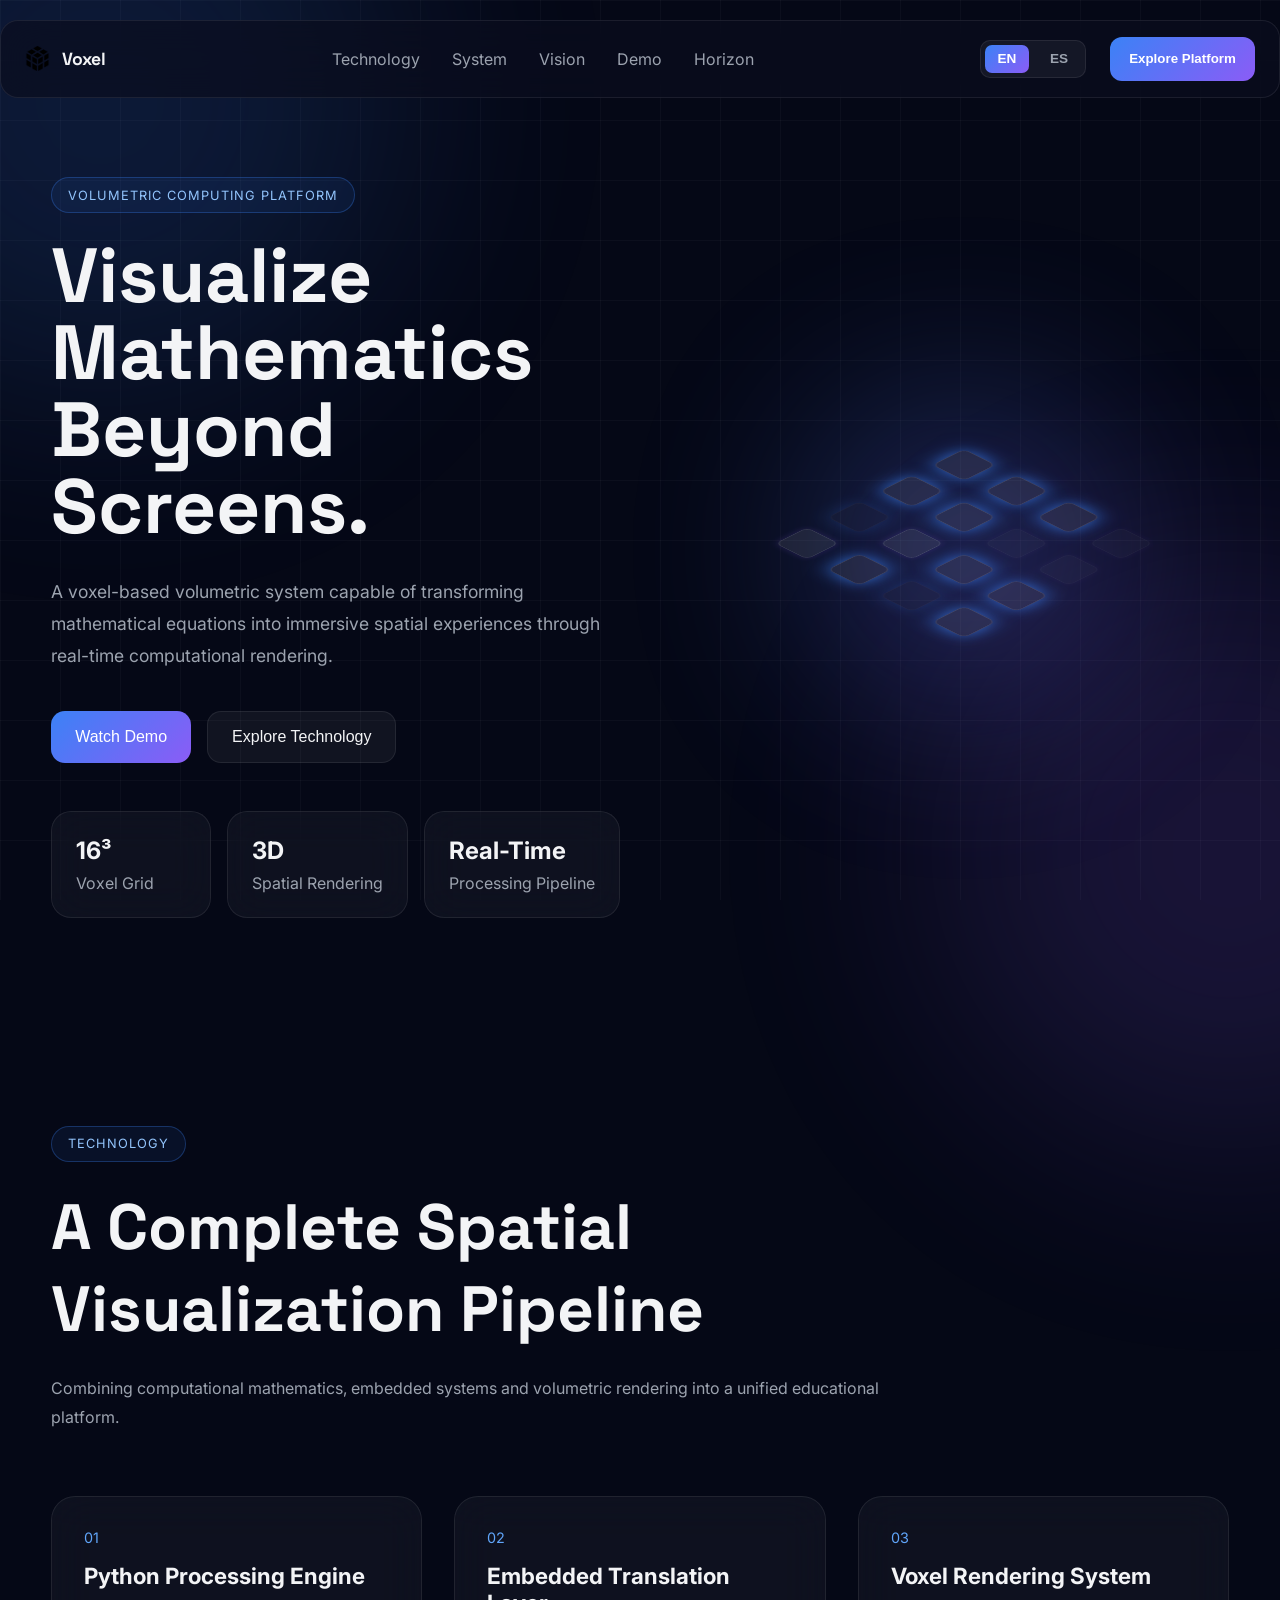
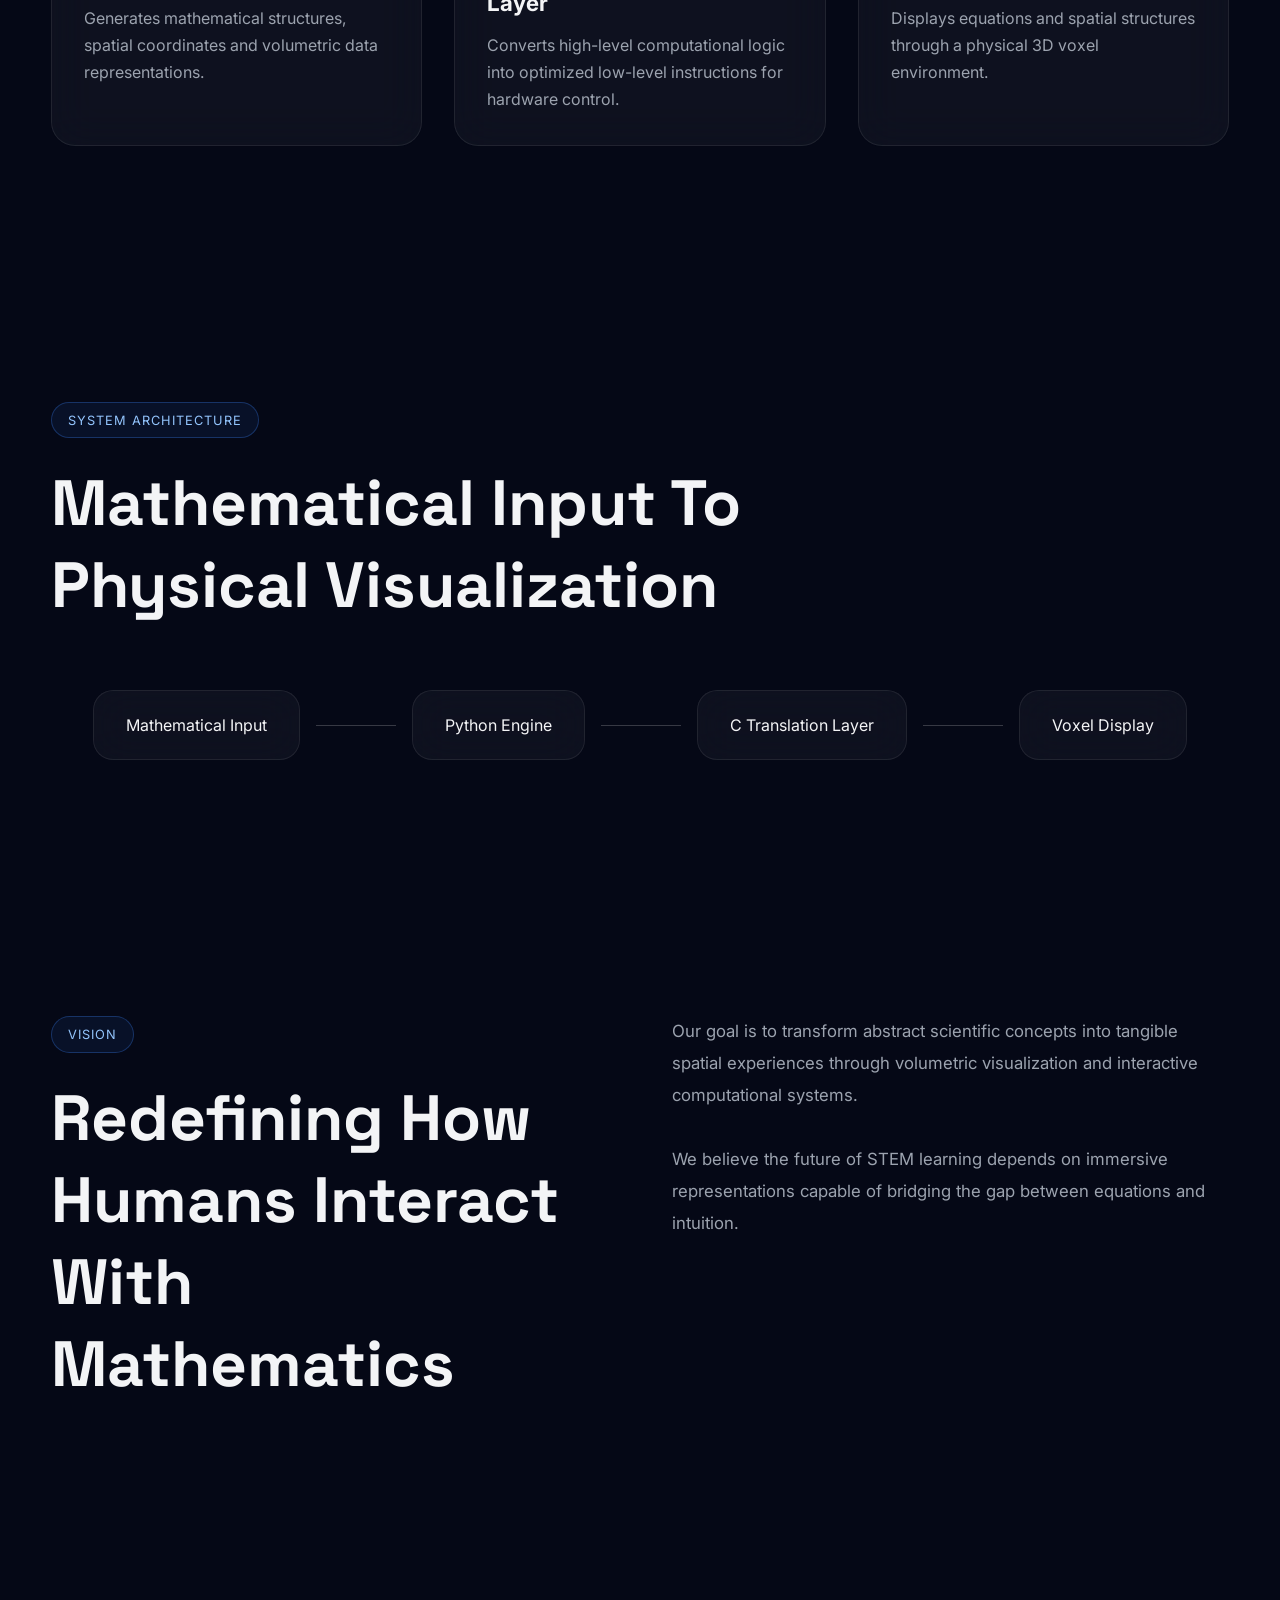
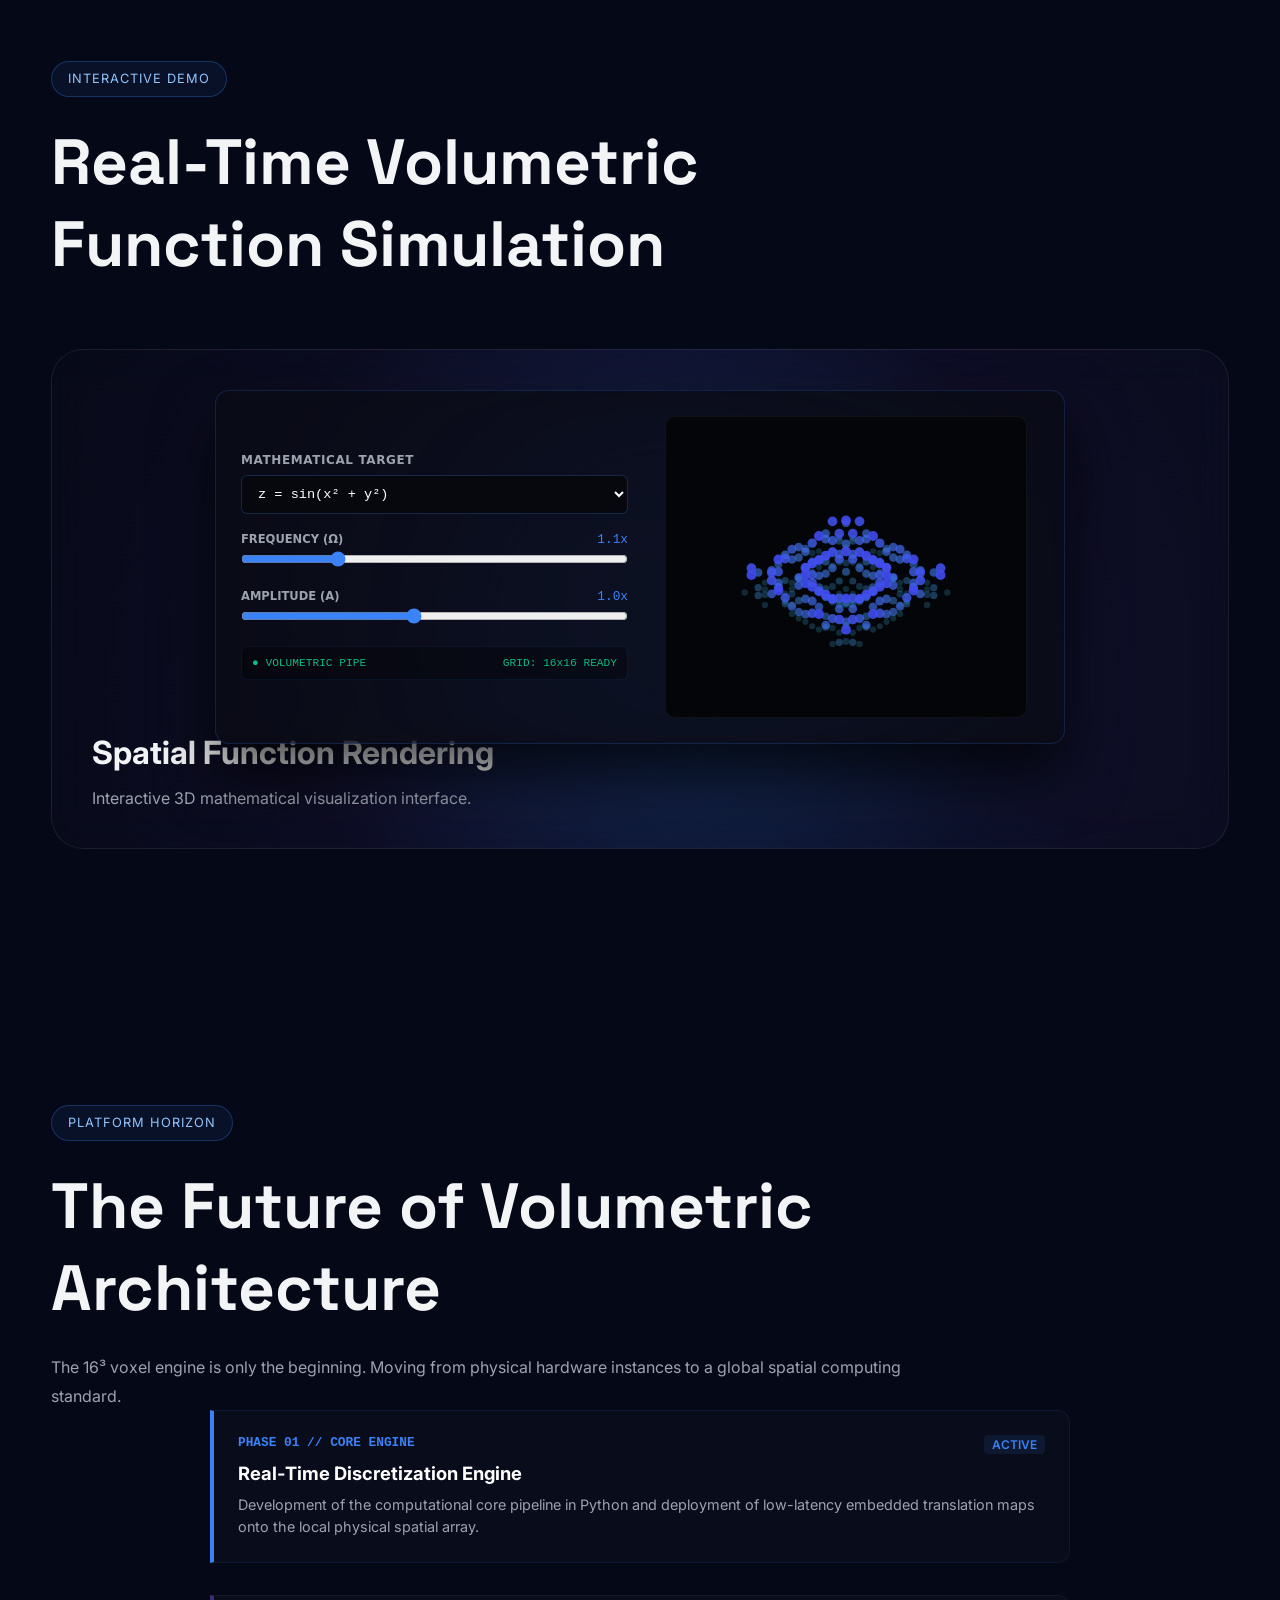
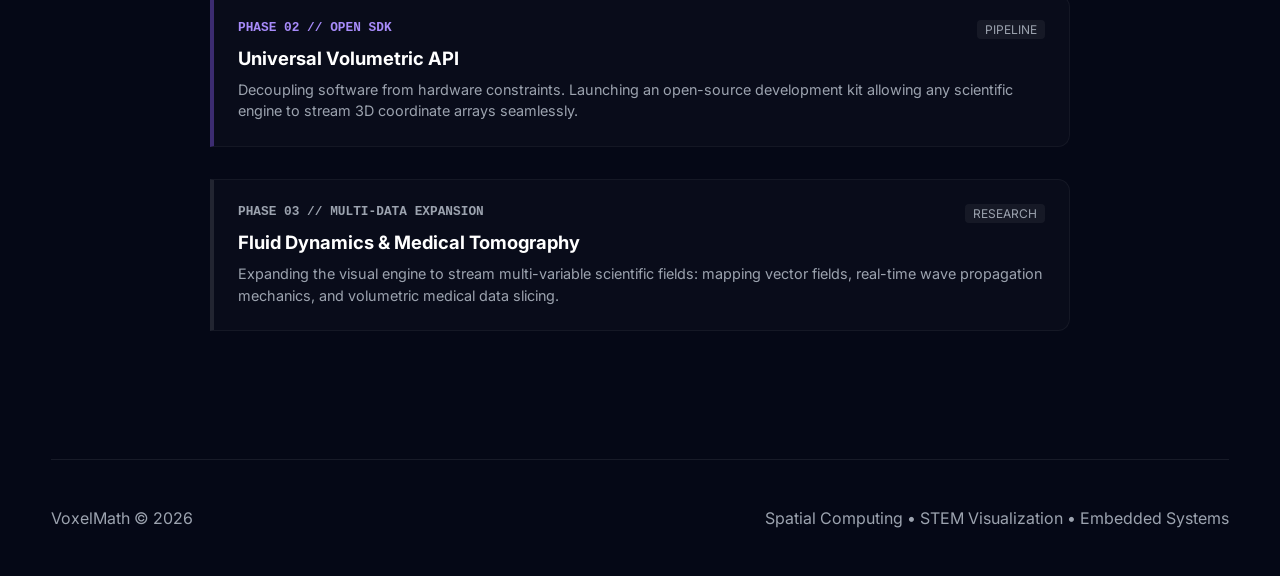
<file: index.html>
<!DOCTYPE html>
<html lang="en">
<head>
    <meta charset="UTF-8" />
    <meta name="viewport" content="width=device-width, initial-scale=1.0" />

    <title>Voxel | Lc</title>

    <meta
        name="description"
        content="Voxel-based volumetric visualization platform for immersive STEM learning and real-time mathematical rendering."
    />

    <link rel="preconnect" href="https://fonts.googleapis.com">
    <link rel="preconnect" href="https://fonts.gstatic.com" crossorigin>

    <link
        href="https://fonts.googleapis.com/css2?family=Inter:wght@300;400;500;600;700;800&family=Space+Grotesk:wght@400;500;700&display=swap"
        rel="stylesheet"
    >
    <link rel="icon" type="image/x-icon" href="assets/icons/rubik.ico">
    <link rel="stylesheet" href="style.css" />
</head>
<body>

    <div class="background-grid"></div>
    <div class="background-glow glow-1"></div>
    <div class="background-glow glow-2"></div>


    <header class="navbar">
        <div class="logo">
            <img src="assets/icons/rubik.ico" alt="Voxel Logo" class="logo-icon" width="25px" height="25px">
            Voxel
        </div>

        <nav>
            <a href="#technology" data-translate="nav-tech">Technology</a>
            <a href="#system" data-translate="nav-system">System</a>
            <a href="#vision" data-translate="nav-vision">Vision</a>
            <a href="#demo" data-translate="nav-demo">Demo</a>
            <a href="#horizon" data-translate="nav-horizon">Horizon</a>
        </nav>

        <div style="display: flex; align-items: center; gap: 1.5rem;">
            <div class="lang-selector">
                <button id="btn-en" class="lang-btn active">EN</button>
                <button id="btn-es" class="lang-btn">ES</button>
            </div>
            
            <button class="nav-button" data-translate="nav-btn">
                Explore Platform
            </button>
        </div>
    </header>


    <main>

        <section class="hero">

            <div class="hero-left">

                <div class="tag" data-translate="hero-tag">
                    VOLUMETRIC COMPUTING PLATFORM
                </div>

                <h1 data-translate="hero-title">
                    Visualize Mathematics Beyond Screens.
                </h1>

                <p data-translate="hero-desc">
                    A voxel-based volumetric system capable of transforming
                    mathemataking equations into immersive spatial experiences
                    through real-time computational rendering.
                </p>

                <div class="hero-buttons">
                    <button class="primary-button" data-translate="btn-watch">
                        Watch Demo
                    </button>

                    <button class="secondary-button" data-translate="btn-explore">
                        Explore Technology
                    </button>
                </div>

                <div class="stats">

                    <div class="stat-card">
                        <h3>16³</h3>
                        <span data-translate="stat-grid">Voxel Grid</span>
                    </div>

                    <div class="stat-card">
                        <h3>3D</h3>
                        <span data-translate="stat-spatial">Spatial Rendering</span>
                    </div>

                    <div class="stat-card">
                        <h3>Real-Time</h3>
                        <span data-translate="stat-pipeline">Processing Pipeline</span>
                    </div>

                </div>

            </div>


            <div class="hero-right">

                <div class="hero-cube">

                    <div class="cube-glow"></div>

                    <div class="cube-grid">

                        <span></span>
                        <span></span>
                        <span></span>
                        <span></span>
                        <span></span>
                        <span></span>
                        <span></span>
                        <span></span>
                        <span></span>
                        <span></span>
                        <span></span>
                        <span></span>
                        <span></span>
                        <span></span>
                        <span></span>
                        <span></span>

                    </div>

                </div>

            </div>

        </section>


        <section class="technology section-spacing" id="technology">

            <div class="section-header">
                <span class="section-label" data-translate="tech-label">TECHNOLOGY</span>
                <h2 data-translate="tech-title">
                    A Complete Spatial Visualization Pipeline
                </h2>
                <p data-translate="tech-desc">
                    Combining computational mathematics, embedded systems and
                    volumetric rendering into a unified educational platform.
                </p>
            </div>

            <div class="tech-grid">

                <article class="tech-card">
                    <div class="card-number">01</div>
                    <h3 data-translate="card1-title">Python Processing Engine</h3>
                    <p data-translate="card1-desc">
                        Generates mathematical structures, spatial coordinates
                        and volumetric data representations.
                    </p>
                </article>

                <article class="tech-card">
                    <div class="card-number">02</div>
                    <h3 data-translate="card2-title">Embedded Translation Layer</h3>
                    <p data-translate="card2-desc">
                        Converts high-level computational logic into optimized
                        low-level instructions for hardware control.
                    </p>
                </article>

                <article class="tech-card">
                    <div class="card-number">03</div>
                    <h3 data-translate="card3-title">Voxel Rendering System</h3>
                    <p data-translate="card3-desc">
                        Displays equations and spatial structures through a
                        physical 3D voxel environment.
                    </p>
                </article>

            </div>

        </section>


        <section class="system section-spacing" id="system">

            <div class="section-header">
                <span class="section-label" data-translate="sys-label">SYSTEM ARCHITECTURE</span>
                <h2 data-translate="sys-title">
                    Mathematical Input To Physical Visualization
                </h2>
            </div>

            <div class="pipeline">

                <div class="pipeline-item">
                    <span data-translate="pipe-input">Mathematical Input</span>
                </div>

                <div class="pipeline-line"></div>

                <div class="pipeline-item">
                    <span data-translate="pipe-engine">Python Engine</span>
                </div>

                <div class="pipeline-line"></div>

                <div class="pipeline-item">
                    <span data-translate="pipe-layer">C Translation Layer</span>
                </div>

                <div class="pipeline-line"></div>

                <div class="pipeline-item">
                    <span data-translate="pipe-display">Voxel Display</span>
                </div>

            </div>

        </section>


        <section class="vision section-spacing" id="vision">

            <div class="vision-container">

                <div class="vision-left">
                    <span class="section-label" data-translate="vision-label">VISION</span>

                    <h2 data-translate="vision-title">
                        Redefining How Humans Interact With Mathematics
                    </h2>
                </div>

                <div class="vision-right">
                    <p data-translate="vision-p1">
                        Our goal is to transform abstract scientific concepts
                        into tangible spatial experiences through volumetric
                        visualization and interactive computational systems.
                    </p>

                    <p data-translate="vision-p2">
                        We believe the future of STEM learning depends on
                        immersive representations capable of bridging the gap
                        between equations and intuition.
                    </p>
                </div>

            </div>

        </section>


        <section class="demo section-spacing" id="demo">

            <div class="section-header">
                <span class="section-label" data-translate="demo-label">INTERACTIVE DEMO</span>
                <h2 data-translate="demo-title">
                    Real-Time Volumetric Function Simulation
                </h2>
            </div>

            <div class="demo-box">

                <div class="demo-overlay"></div>

                <div class="demo-content">
                    <h3 data-translate="demo-box-h3">Spatial Function Rendering</h3>
                    <p data-translate="demo-box-p">
                        Interactive 3D mathematical visualization interface.
                    </p>
                </div>

            </div>

        </section>


        <section class="horizon section-spacing" id="horizon">

            <div class="section-header">
                <span class="section-label" data-translate="horizon-label">PLATFORM HORIZON</span>
                <h2 data-translate="horizon-title">
                    The Future of Volumetric Architecture
                </h2>
                <p data-translate="horizon-desc">
                    The 16³ voxel engine is only the beginning. Moving from physical hardware instances to a global spatial computing standard.
                </p>
            </div>

            <div class="roadmap-container" style="display: flex; flex-direction: column; gap: 2rem; max-width: 900px; margin: 0 auto; padding: 0 20px;">
                
                <div class="roadmap-phase" style="background: rgba(255,255,255,0.02); border: 1px solid rgba(59,130,246,0.1); border-left: 4px solid #3b82f6; padding: 24px; border-radius: 0 12px 12px 0;">
                    <div style="display: flex; justify-content: space-between; margin-bottom: 8px;">
                        <span style="font-family: monospace; font-size: 0.8rem; color: #3b82f6; font-weight: bold;">PHASE 01 // CORE ENGINE</span>
                        <span style="font-size: 0.75rem; background: rgba(59,130,246,0.1); color: #3b82f6; padding: 2px 8px; border-radius: 4px; font-weight: 600;">ACTIVE</span>
                    </div>
                    <h3 style="margin: 0 0 10px 0; font-size: 1.15rem; color: #fff;" data-translate="phase1-title">Real-Time Discretization Engine</h3>
                    <p style="margin: 0; font-size: 0.9rem; color: #9ca3af; line-height: 1.5;" data-translate="phase1-desc">
                        Development of the computational core pipeline in Python and deployment of low-latency embedded translation maps onto the local physical spatial array.
                    </p>
                </div>

                <div class="roadmap-phase" style="background: rgba(255,255,255,0.02); border: 1px solid rgba(255,255,255,0.05); border-left: 4px solid rgba(139,92,246,0.4); padding: 24px; border-radius: 0 12px 12px 0;">
                    <div style="display: flex; justify-content: space-between; margin-bottom: 8px;">
                        <span style="font-family: monospace; font-size: 0.8rem; color: #a78bfa; font-weight: bold;">PHASE 02 // OPEN SDK</span>
                        <span style="font-size: 0.75rem; background: rgba(255,255,255,0.05); color: #9ca3af; padding: 2px 8px; border-radius: 4px;">PIPELINE</span>
                    </div>
                    <h3 style="margin: 0 0 10px 0; font-size: 1.15rem; color: #fff;" data-translate="phase2-title">Universal Volumetric API</h3>
                    <p style="margin: 0; font-size: 0.9rem; color: #9ca3af; line-height: 1.5;" data-translate="phase2-desc">
                        Decoupling software from hardware constraints. Launching an open-source development kit allowing any scientific engine to stream 3D coordinate arrays seamlessly.
                    </p>
                </div>

                <div class="roadmap-phase" style="background: rgba(255,255,255,0.02); border: 1px solid rgba(255,255,255,0.05); border-left: 4px solid rgba(255,255,255,0.1); padding: 24px; border-radius: 0 12px 12px 0;">
                    <div style="display: flex; justify-content: space-between; margin-bottom: 8px;">
                        <span style="font-family: monospace; font-size: 0.8rem; color: #9ca3af; font-weight: bold;">PHASE 03 // MULTI-DATA EXPANSION</span>
                        <span style="font-size: 0.75rem; background: rgba(255,255,255,0.05); color: #9ca3af; padding: 2px 8px; border-radius: 4px;">RESEARCH</span>
                    </div>
                    <h3 style="margin: 0 0 10px 0; font-size: 1.15rem; color: #fff;" data-translate="phase3-title">Fluid Dynamics & Medical Tomography</h3>
                    <p style="margin: 0; font-size: 0.9rem; color: #9ca3af; line-height: 1.5;" data-translate="phase3-desc">
                        Expanding the visual engine to stream multi-variable scientific fields: mapping vector fields, real-time wave propagation mechanics, and volumetric medical data slicing.
                    </p>
                </div>

            </div>

        </section>


        <footer>
            <div>
                VoxelMath © 2026
            </div>

            <div data-translate="footer-credits">
                Spatial Computing • STEM Visualization • Embedded Systems
            </div>
        </footer>

    </main>

    <script type="module" src="script.js"></script>
</body>
</html>
</file>
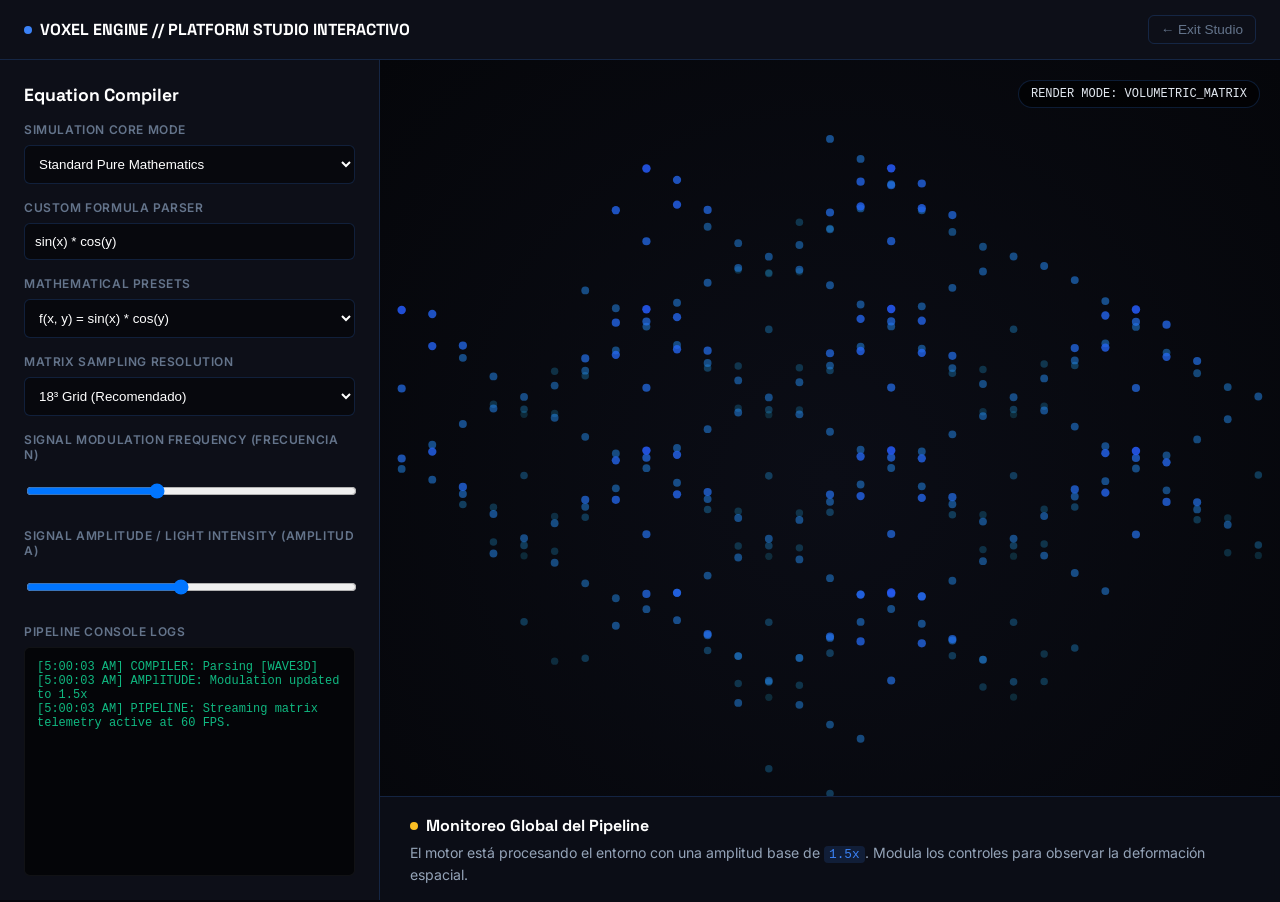
<file: platform.html>
<!DOCTYPE html>
<html lang="es">
<head>
    <meta charset="UTF-8">
    <meta name="viewport" content="width=device-width, initial-scale=1.0">
    <title>Voxel Engine | Compiler Studio Avanzado</title>
    <link href="https://fonts.googleapis.com/css2?family=Inter:wght@400;600&family=Space+Grotesk:wght@500;700&display=swap" rel="stylesheet">
    <link rel="icon" type="image/x-icon" href="assets/icons/rubik.ico">
    <style>
        :root {
            --bg-dark: #06070d;
            --panel-bg: #0d0f18;
            --accent: #3b82f6;
            --accent-glow: rgba(59, 130, 246, 0.3);
            --border: rgba(59, 130, 246, 0.2);
            --text: #e2e8f0;
            --text-muted: #64748b;
            --accent-success: #10b981;
        }

        body {
            margin: 0; padding: 0;
            background-color: var(--bg-dark);
            color: var(--text);
            font-family: 'Inter', sans-serif;
            height: 100vh;
            display: flex; flex-direction: column;
            overflow: hidden;
        }

        .platform-header {
            display: flex; justify-content: space-between; align-items: center;
            padding: 0 24px; height: 60px;
            background: var(--panel-bg); border-bottom: 1px solid var(--border);
        }

        .logo-area {
            font-family: 'Space Grotesk', sans-serif; font-weight: 700; color: #fff;
            display: flex; align-items: center; gap: 8px;
        }

        .back-btn {
            background: transparent; border: 1px solid var(--border); color: var(--text-muted);
            padding: 6px 12px; border-radius: 6px; cursor: pointer; font-size: 0.85rem; transition: all 0.2s;
        }

        .back-btn:hover { color: #fff; border-color: var(--accent); }

        .workspace {
            display: flex; flex: 1; height: calc(100vh - 60px);
        }

        .compiler-panel {
            width: 380px; background: var(--panel-bg); border-right: 1px solid var(--border);
            padding: 24px; display: flex; flex-direction: column; gap: 16px;
            box-sizing: border-box; overflow-y: auto;
        }

        .panel-title { font-family: 'Space Grotesk', sans-serif; font-size: 1.1rem; margin: 0; color: #fff; }
        .form-group { display: flex; flex-direction: column; gap: 8px; }

        label {
            font-size: 0.75rem; font-weight: 600; text-transform: uppercase;
            color: var(--text-muted); letter-spacing: 0.05em;
        }

        select, input[type="range"], input[type="text"] {
            width: 100%; background: #07080d; border: 1px solid var(--border);
            color: #fff; padding: 10px; border-radius: 6px; box-sizing: border-box; outline: none;
        }

        .console-output {
            min-height: 100px; flex: 1; background: #040508;
            border: 1px solid rgba(255, 255, 255, 0.05); border-radius: 6px;
            padding: 12px; font-family: monospace; font-size: 0.75rem; color: #10b981;
            overflow-y: auto; white-space: pre-wrap;
        }

        /* --- VIEWPORT MAXIMIZADO Y LAYOUT COMPACTO --- */
        .viewport-panel {
            flex: 1; display: grid;
            grid-template-rows: 1fr auto; 
            background: radial-gradient(circle at center, #0b0d16 0%, #05060a 100%);
            position: relative;
        }

        .canvas-container {
            flex: 1; display: flex; justify-content: center; align-items: center;
            position: relative; width: 100%; height: 100%;
        }

        canvas {
            width: 100%; height: 100%; display: block; cursor: crosshair;
        }

        /* PANEL INTERACTIVO DE EXPLICACIÓN */
        .interpretation-box {
            background: rgba(13, 15, 24, 0.9);
            border-top: 1px solid var(--border);
            backdrop-filter: blur(10px);
            padding: 18px 30px; box-sizing: border-box;
            position: relative; z-index: 20;
        }

        .interpretation-title {
            font-family: 'Space Grotesk', sans-serif; color: #fff; font-size: 1rem;
            margin: 0 0 6px 0; display: flex; align-items: center; gap: 8px;
        }

        .interpretation-text { font-size: 0.88rem; color: #94a3b8; margin: 0; line-height: 1.5; }
        .variable-badge { background: rgba(59, 130, 246, 0.15); color: var(--accent); padding: 1px 5px; border-radius: 4px; font-family: monospace; font-size: 0.8rem; }
        .badge-success { background: rgba(16, 185, 129, 0.15); color: var(--accent-success); padding: 1px 5px; border-radius: 4px; font-family: monospace; font-size: 0.8rem; }
        .viewport-badge {
            position: absolute; top: 20px; right: 20px; background: rgba(0, 0, 0, 0.6);
            border: 1px solid var(--border); padding: 6px 12px; border-radius: 20px;
            font-size: 0.75rem; font-family: monospace; z-index: 10;
        }
    </style>
</head>
<body>

    <header class="platform-header">
        <div class="logo-area">
            <div style="width: 8px; height: 8px; background: var(--accent); border-radius: 50%;"></div>
            VOXEL ENGINE // PLATFORM STUDIO INTERACTIVO
        </div>
        <button class="back-btn" onclick="window.location.href='index.html'">← Exit Studio</button>
    </header>

    <div class="workspace">
        <aside class="compiler-panel">
            <h2 class="panel-title">Equation Compiler</h2>
            
            <div class="form-group">
                <label>Simulation Core Mode</label>
                <select id="mode-selector">
                    <option value="math">Standard Pure Mathematics</option>
                    <option value="integral">Calculus: Volumetric Riemann Integral</option>
                    <option value="photoelectric">Quantum Physics: Photoelectric Emission</option>
                </select>
            </div>

            <div class="form-group" id="metal-group" style="display: none;">
                <label>Target Metálico de la Placa</label>
                <select id="metal-type">
                    <option value="2.14">Cesio (Cs) — Φ = 2.14 eV</option>
                    <option value="2.30">Potasio (K) — Φ = 2.30 eV</option>
                    <option value="4.70">Plata (Ag) — Φ = 4.70 eV</option>
                </select>
            </div>

            <div class="form-group">
                <label>Custom Formula Parser</label>
                <input type="text" id="formula-input" value="sin(x) * cos(y)">
            </div>

            <div class="form-group">
                <label>Mathematical Presets</label>
                <select id="equation-selector">
                    <option value="wave3d">f(x, y) = sin(x) * cos(y)</option>
                    <option value="cone">f(x, y) = 1 - sqrt(x² + y²)</option>
                    <option value="pulse">f(x, y) = cos(x² - y²)</option>
                    <option value="custom_input">Use Custom Formula Input ↑</option>
                </select>
            </div>

            <div class="form-group">
                <label>Matrix Sampling Resolution</label>
                <select id="resolution-selector">
                    <option value="12">12³ Grid (Draft Rápido)</option>
                    <option value="18" selected>18³ Grid (Recomendado)</option>
                    <option value="24">24³ Grid (Alta Densidad)</option>
                </select>
            </div>

            <div class="form-group">
                <label id="freq-label">Signal Modulation Frequency (Frecuencia ν)</label>
                <input type="range" id="freq-modulation" min="0.4" max="2.5" step="0.1" value="1.2">
            </div>

            <div class="form-group">
                <label id="amplitude-label">Signal Amplitude / Light Intensity (Amplitud A)</label>
                <input type="range" id="amp-modulation" min="0.2" max="3.0" step="0.1" value="1.5">
            </div>

            <div class="form-group" style="flex: 1; display: flex; flex-direction: column;">
                <label>Pipeline Console Logs</label>
                <div class="console-output" id="console-logs">Initializing core pipeline...</div>
            </div>
        </aside>

        <main class="viewport-panel">
            <div class="canvas-container" id="canvas-holder">
                <div class="viewport-badge" id="render-badge">RENDER MODE: VOLUMETRIC_MATRIX</div>
                <canvas id="studio-canvas"></canvas>
            </div>
            
            <section class="interpretation-box">
                <h3 class="interpretation-title" id="interp-title">
                    <span style="width: 8px; height: 8px; background: #fbbf24; border-radius: 50%;"></span>
                    Análisis Espacial Activo
                </h3>
                <p class="interpretation-text" id="interp-desc">
                    Mueve el cursor sobre la malla de puntos para examinar la telemetría, el comportamiento matemático de la fórmula o el desprendimiento de energía cinética en tiempo real.
                </p>
            </section>
        </main>
    </div>

    <script>
        const canvas = document.getElementById('studio-canvas');
        const ctx = canvas.getContext('2d');
        const container = document.getElementById('canvas-holder');
        const eqSelect = document.getElementById('equation-selector');
        const resSelect = document.getElementById('resolution-selector');
        const freqSlider = document.getElementById('freq-modulation');
        const ampSlider = document.getElementById('amp-modulation'); // Captura del nuevo slider
        const consoleLogs = document.getElementById('console-logs');
        const modeSelector = document.getElementById('mode-selector');
        const formulaInput = document.getElementById('formula-input');
        const metalGroup = document.getElementById('metal-group');
        const metalType = document.getElementById('metal-type');
        const renderBadge = document.getElementById('render-badge');

        const interpTitle = document.getElementById('interp-title');
        const interpDesc = document.getElementById('interp-desc');

        let tick = 0;
        let mouseX = -1000, mouseY = -1000;
        let hoveredVoxel = null;

        function resizeCanvas() {
            canvas.width = container.clientWidth;
            canvas.height = container.clientHeight;
        }
        window.addEventListener('resize', resizeCanvas);
        resizeCanvas();

        canvas.addEventListener('mousemove', (e) => {
            const rect = canvas.getBoundingClientRect();
            mouseX = e.clientX - rect.left;
            mouseY = e.clientY - rect.top;
        });

        canvas.addEventListener('mouseleave', () => {
            mouseX = -1000; mouseY = -1000;
            hoveredVoxel = null;
        });

        modeSelector.addEventListener('change', () => {
            if (modeSelector.value === 'photoelectric') {
                metalGroup.style.display = 'block';
                renderBadge.innerText = "RENDER MODE: QUANTUM_EMISSION";
            } else {
                metalGroup.style.display = 'none';
                renderBadge.innerText = `RENDER MODE: ${modeSelector.value.toUpperCase()}_MATRIX`;
            }
        });

        function project(x, y, z) {
            const isoX = (x - y) * Math.cos(Math.PI / 6);
            const isoY = (x + y) * Math.sin(Math.PI / 6) - z;
            return {
                x: canvas.width / 2 + isoX,
                y: canvas.height / 2 + isoY + 40 
            };
        }

        function evaluateEquation(equation, cx, cy, freq, amp, t) {
            const mode = modeSelector.value;

            if (mode === 'photoelectric') {
                const phi = parseFloat(metalType.value);
                const photonEnergy = freq * 3.2; 
                const kineticEnergy = photonEnergy - phi;
                
                // La amplitud en el efecto fotoeléctrico controla la corriente/flujo de electrones eyectados (intensidad de onda)
                const wave = Math.sin(cx * 1.2 + t) * Math.cos(cy * 1.2 + t) * amp;
                if (kineticEnergy > 0) {
                    return Math.max(0.1, (wave + amp) * kineticEnergy * 0.4);
                } else {
                    return 0.08; 
                }
            }

            if (equation === 'custom_input') {
                try {
                    let textFormula = formulaInput.value.toLowerCase()
                        .replace(/x/g, `(${cx})`)
                        .replace(/y/g, `(${cy})`)
                        .replace(/t/g, `(${t})`) 
                        .replace(/sin/g, 'Math.sin')
                        .replace(/cos/g, 'Math.cos')
                        .replace(/tan/g, 'Math.tan')
                        .replace(/abs/g, 'Math.abs')
                        .replace(/sqrt/g, 'Math.sqrt');
                    let evalResult = Function(`return ${textFormula}`)();
                    return isNaN(evalResult) ? 0 : evalResult * freq * (amp * 0.7);
                } catch (e) { return 0; }
            }

            switch (equation) {
                case 'wave3d': return Math.sin(cx * freq + t) * Math.cos(cy * freq + t) * 2.5 * amp;
                case 'cone': return (1 - Math.sqrt(cx*cx + cy*cy)*0.2) * 2 * amp * Math.sin(t);
                case 'pulse': return Math.cos((cx * cx - cy * cy) * 0.2 * freq - t) * 2.3 * amp;
                default: return 0;
            }
        }

        function logPipeline(equationName, size) {
            const timestamp = new Date().toLocaleTimeString();
            consoleLogs.innerHTML = `[${timestamp}] COMPILER: Parsing [${equationName.toUpperCase()}]\n` +
                                    `[${timestamp}] AMPlITUDE: Modulation updated to ${parseFloat(ampSlider.value)}x\n` +
                                    `[${timestamp}] PIPELINE: Streaming matrix telemetry active at 60 FPS.`;
        }

        // --- MANIPULADOR DE TELEMETRÍA DINÁMICA ---
        function runDynamicTelemetry(voxel, freq, amp, volume) {
            if (!voxel) {
                if (Math.random() < 0.02) {
                    interpTitle.innerHTML = `<span style="width: 8px; height: 8px; background: #fbbf24; border-radius: 50%;"></span> Monitoreo Global del Pipeline`;
                    interpDesc.innerHTML = `El motor está procesando el entorno con una amplitud base de <span class="variable-badge">${amp}x</span>. Modula los controles para observar la deformación espacial.`;
                }
                return;
            }

            let title = "";
            let desc = "";

            if (voxel.mode === 'photoelectric') {
                const phi = parseFloat(metalType.value);
                const photonEnergy = (freq * 3.2).toFixed(2);
                const ek = (photonEnergy - phi).toFixed(2);
                const currentMetalName = metalType.options[metalType.selectedIndex].text.split('—')[0];

                title = `🔬 Cuántica Hover: Colisión Fotónica en Matriz Conductora`;
                if (ek > 0) {
                    desc = `Coordenada flotante (${voxel.x}, ${voxel.y}). El fotón aporta <span class="variable-badge">${photonEnergy} eV</span>. 
                            Al superar la barrera del <b>${currentMetalName} ($\\Phi = ${phi} \\text{ eV}$)</b>, la <b>Energía Cinética Máxima ($E_k$) es de ${ek} eV</b>. 
                            La amplitud de onda actual es de <span class="variable-badge">${amp}x</span>, lo que incrementa la densidad de corriente fotónica y eleva los vóxeles a <span class="variable-badge">${voxel.z} u</span>.`;
                } else {
                    desc = `Zona en reposo <span style="color:#ef4444;">(Umbral No Alcanzado)</span>. Aunque aumentes la intensidad/amplitud a <span class="variable-badge">${amp}x</span>, los electrones <b>no escapan</b> porque la energía del fotón (${photonEnergy} eV) sigue siendo menor que la función de trabajo del metal (${phi} eV). ¡La amplitud solo afecta si el fotón tiene suficiente energía!`;
                }
            } 
            else if (voxel.mode === 'integral') {
                title = `📐 Cálculo: Análisis del Diferencial de Volumen en Malla`;
                desc = `Cursor sobre el prisma en <span class="variable-badge">X: ${voxel.x}</span>, <span class="variable-badge">Y: ${voxel.y}</span>. 
                        La altura local escalada por la amplitud es <span class="badge-success">Z: ${voxel.z} u</span>. El volumen total calculado bajo estas condiciones de contorno es de 
                        <span class="variable-badge">${volume.toFixed(2)} u³</span>.`;
            } 
            else {
                title = `📊 Campo Escalar: Evaluación de Función en Espacio R³`;
                desc = `Nodo ubicado en <span class="variable-badge">X: ${voxel.x}</span>, <span class="variable-badge">Y: ${voxel.y}</span>. 
                        El valor de salida escalar mapeado es <span class="badge-success">Z: ${voxel.z}</span>. La amplitud multiplicadora está expandiendo el rango vertical en un factor de <span class="variable-badge">${amp}x</span>.`;
            }

            interpTitle.innerHTML = title;
            interpDesc.innerHTML = desc;
        }

        function renderWorkspace() {
            ctx.clearRect(0, 0, canvas.width, canvas.height);
            tick += 0.04;

            const gridSize = parseInt(resSelect.value);
            const freq = parseFloat(freqSlider.value);
            const amp = parseFloat(ampSlider.value); // Lectura del valor de amplitud
            const equation = eqSelect.value;
            const mode = modeSelector.value;

            let volumetricSum = 0;
            let currentClosestVoxel = null;
            let minDistance = 22; 

            const geometryScale = Math.min(canvas.width, canvas.height) / (gridSize * 1.25);

            for (let x = 0; x < gridSize; x++) {
                for (let y = 0; y < gridSize; y++) {
                    const cx = (x - gridSize / 2) * (12 / gridSize);
                    const cy = (y - gridSize / 2) * (12 / gridSize);
                    let cz = evaluateEquation(equation, cx, cy, freq, amp, tick);

                    if (cz > 0) volumetricSum += cz * (12 / gridSize) * (12 / gridSize);

                    const pt = project(cx * gridSize * geometryScale * 0.09, cy * gridSize * geometryScale * 0.09, cz * gridSize * geometryScale * 0.04);
                    const radius = Math.max(1.5, (geometryScale * 0.12) + cz * 0.08);
                    let opacity = Math.max(0.18, Math.min(1, (cz + 5) / 10));

                    const dx = mouseX - pt.x;
                    const dy = mouseY - pt.y;
                    const mouseDist = Math.sqrt(dx * dx + dy * dy);

                    let isHovered = false;
                    if (mouseDist < minDistance) {
                        minDistance = mouseDist;
                        isHovered = true;
                        currentClosestVoxel = {
                            x: cx.toFixed(2), y: cy.toFixed(2), z: cz.toFixed(2), mode: mode
                        };
                    }

                    if (mode === 'integral') {
                        const basePt = project(cx * gridSize * geometryScale * 0.09, cy * gridSize * geometryScale * 0.09, 0);
                        ctx.beginPath();
                        ctx.moveTo(basePt.x, basePt.y);
                        ctx.lineTo(pt.x, pt.y);
                        ctx.strokeStyle = isHovered ? 'rgba(255,255,255,0.4)' : `rgba(59, 130, 246, ${opacity * 0.25})`;
                        ctx.lineWidth = geometryScale * 0.25;
                        ctx.stroke();
                    }

                    ctx.beginPath();
                    ctx.arc(pt.x, pt.y, isHovered ? radius * 1.5 : radius, 0, Math.PI * 2);
                    
                    let hue = 210 + (cz * 4); 
                    if (mode === 'photoelectric') {
                        const phi = parseFloat(metalType.value);
                        if ((freq * 3.2) - phi > 0) {
                            hue = 135 + (cz * 12); 
                            opacity = cz > 0.15 ? 0.85 : 0.2;
                        } else {
                            hue = 0; 
                            opacity = 0.15;
                        }
                    } else if (mode === 'integral') {
                        hue = 265 + (cz * 2);
                    }

                    ctx.fillStyle = isHovered ? '#ffffff' : `hsla(${hue}, 90%, 55%, ${opacity})`;
                    ctx.fill();
                }
            }

            runDynamicTelemetry(currentClosestVoxel, freq, amp, volumetricSum);

            if (Math.random() < 0.015) { 
                logPipeline(equation, gridSize);
            }

            requestAnimationFrame(renderWorkspace);
        }

        eqSelect.addEventListener('change', () => logPipeline(eqSelect.value, resSelect.value));
        resSelect.addEventListener('change', () => logPipeline(eqSelect.value, resSelect.value));
        freqSlider.addEventListener('input', () => logPipeline(eqSelect.value, resSelect.value));
        ampSlider.addEventListener('input', () => logPipeline(eqSelect.value, resSelect.value));
        formulaInput.addEventListener('input', () => { eqSelect.value = 'custom_input'; });

        logPipeline(eqSelect.value, resSelect.value);
        renderWorkspace();
    </script>
</body>
</html>
</file>
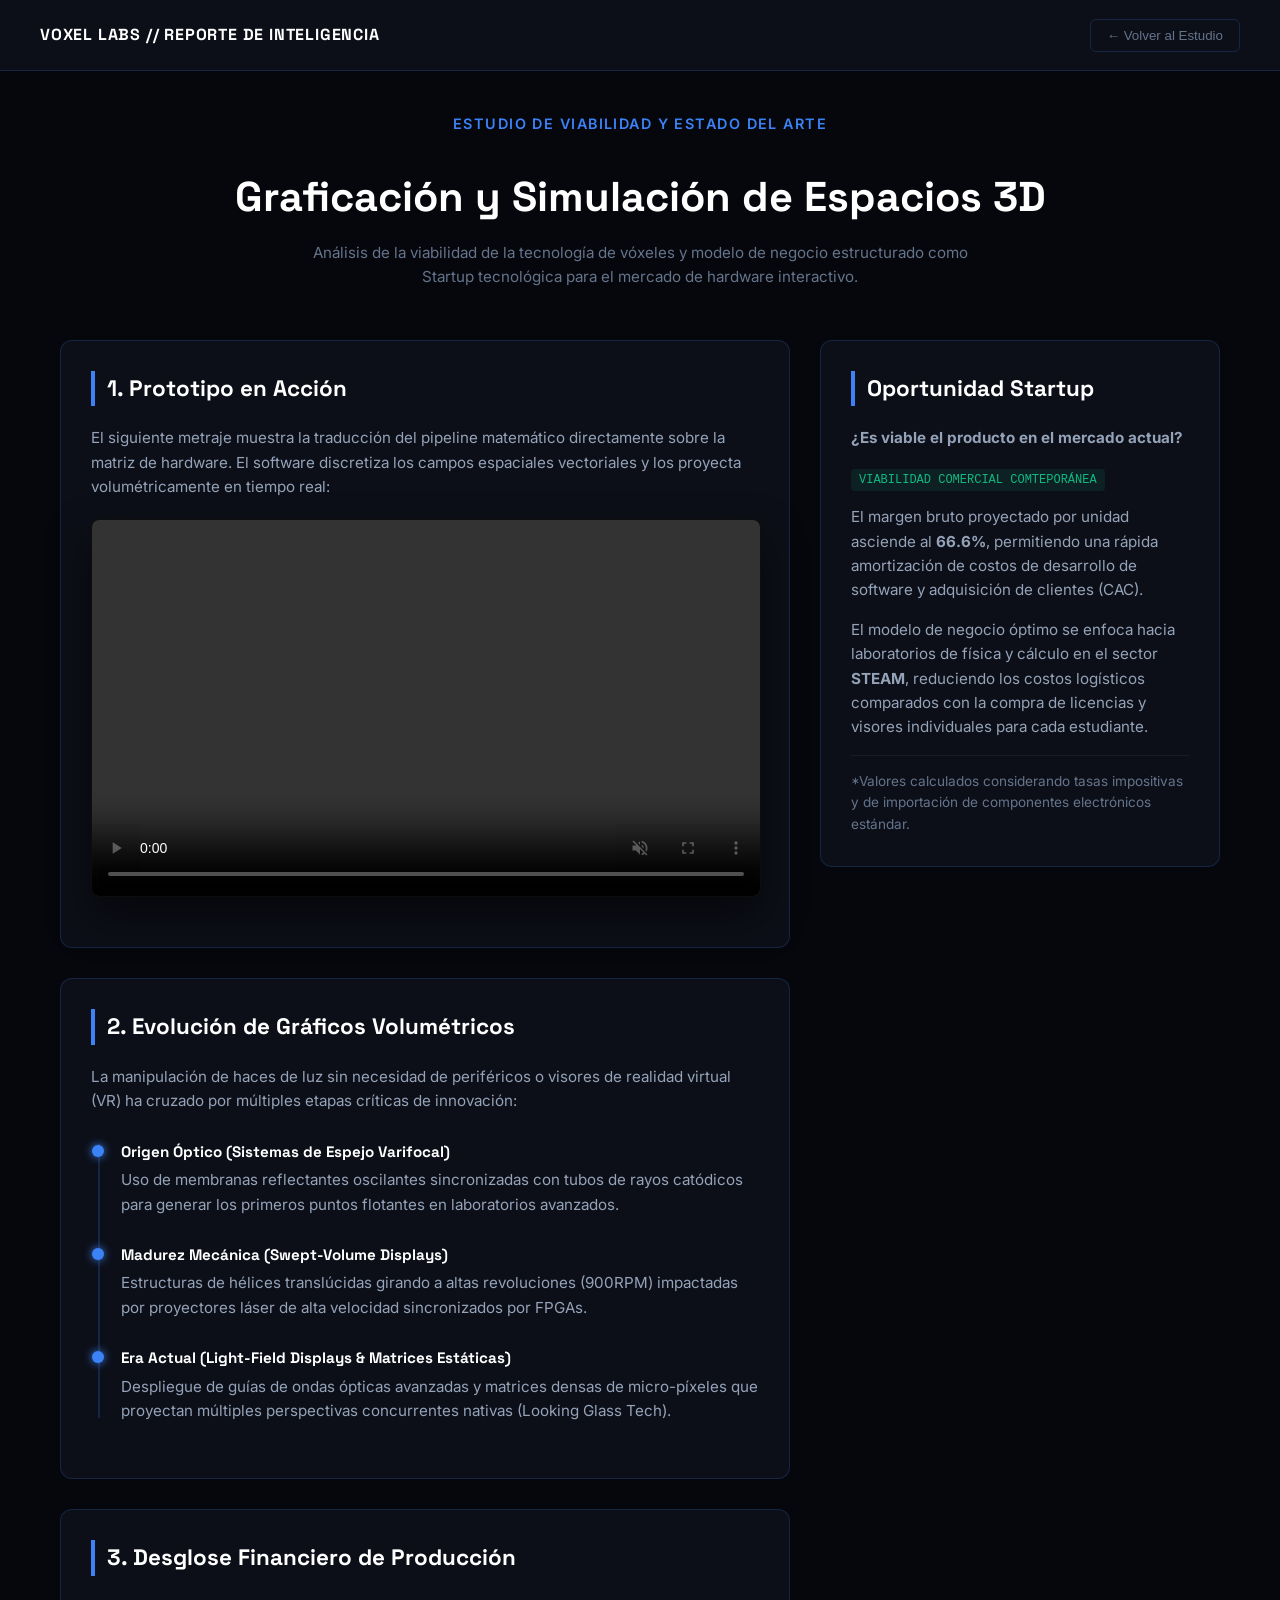
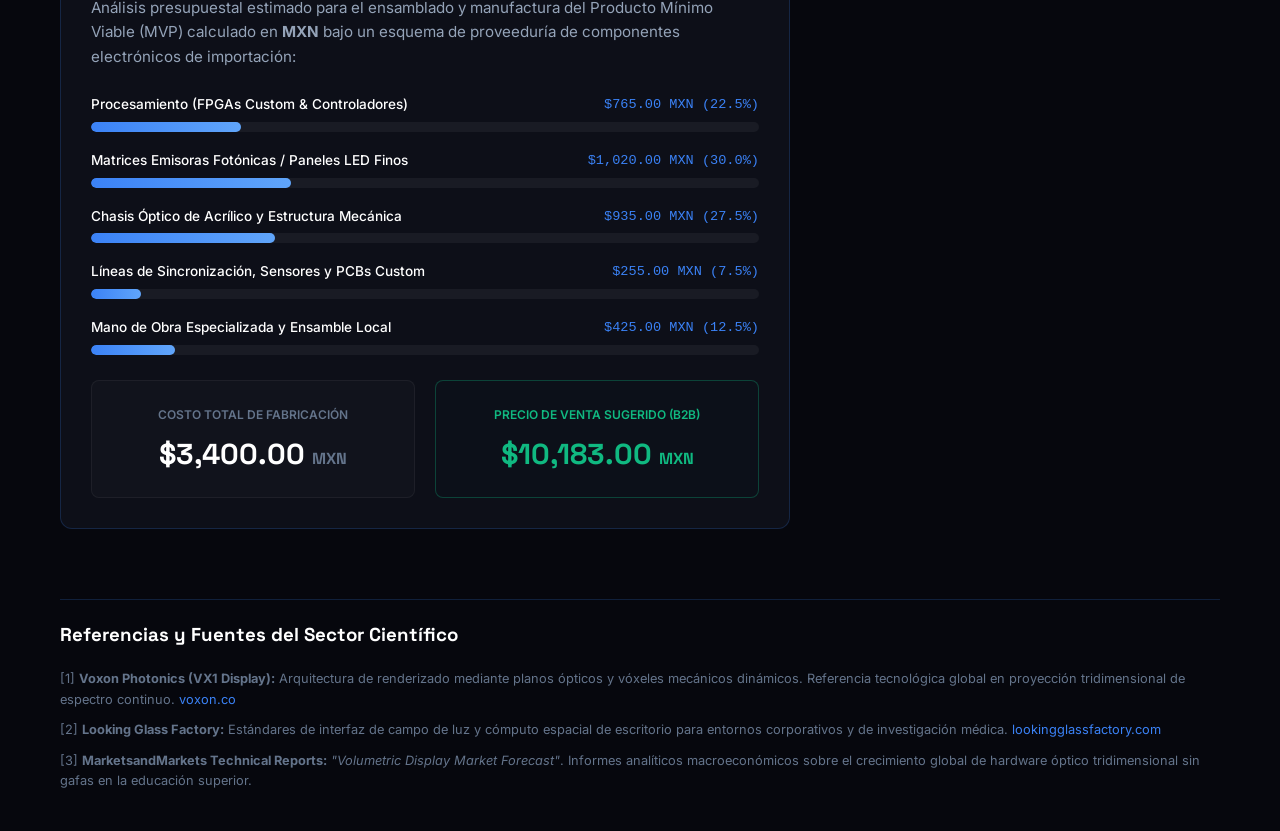
<file: tecnology.html>
<!DOCTYPE html>
<html lang="es">
<head>
    <meta charset="UTF-8">
    <meta name="viewport" content="width=device-width, initial-scale=1.0">
    <title>Voxel Engine | Viabilidad de mercado</title>
    <link href="https://fonts.googleapis.com/css2?family=Inter:wght@400;500;600;700&family=Space+Grotesk:wght@500;700&display=swap" rel="stylesheet">
    <link rel="icon" type="image/x-icon" href="assets/icons/rubik.ico">
    <style>
        :root {
            --bg-dark: #06070d;
            --panel-bg: #0d0f18;
            --accent: #3b82f6;
            --accent-success: #10b981;
            --border: rgba(59, 130, 246, 0.2);
            --text: #e2e8f0;
            --text-muted: #64748b;
        }

        body {
            margin: 0;
            padding: 0;
            background-color: var(--bg-dark);
            color: var(--text);
            font-family: 'Inter', sans-serif;
            line-height: 1.6;
        }

        /* Top Header */
        .header {
            display: flex;
            justify-content: space-between;
            align-items: center;
            padding: 0 40px;
            height: 70px;
            background: var(--panel-bg);
            border-bottom: 1px solid var(--border);
            position: sticky;
            top: 0;
            z-index: 100;
        }

        .logo-area {
            font-family: 'Space Grotesk', sans-serif;
            font-weight: 700;
            color: #fff;
            letter-spacing: 0.05em;
        }

        .back-btn {
            background: transparent;
            border: 1px solid var(--border);
            color: var(--text-muted);
            padding: 8px 16px;
            border-radius: 6px;
            cursor: pointer;
            transition: all 0.2s;
        }

        .back-btn:hover {
            color: #fff;
            border-color: var(--accent);
            box-shadow: 0 0 12px var(--border);
        }

        /* Layout Estructurado */
        .container {
            max-width: 1200px;
            margin: 40px auto;
            padding: 0 20px;
            box-sizing: border-box;
        }

        .hero-section {
            text-align: center;
            margin-bottom: 50px;
        }

        h1 {
            font-family: 'Space Grotesk', sans-serif;
            font-size: 2.6rem;
            color: #fff;
            margin-bottom: 10px;
        }

        .subtitle {
            color: var(--accent);
            font-weight: 600;
            text-transform: uppercase;
            letter-spacing: 0.1em;
            font-size: 0.9rem;
        }

        /* Grid de Contenidos */
        .main-layout {
            display: grid;
            grid-template-columns: 1fr 400px;
            gap: 30px;
        }

        @media (max-width: 1000px) {
            .main-layout { grid-template-columns: 1fr; }
        }

        .card {
            background: var(--panel-bg);
            border: 1px solid var(--border);
            border-radius: 12px;
            padding: 30px;
            margin-bottom: 30px;
            box-sizing: border-box;
        }

        h2, h3 {
            font-family: 'Space Grotesk', sans-serif;
            color: #fff;
            margin-top: 0;
        }

        h2 {
            border-left: 4px solid var(--accent);
            padding-left: 12px;
            font-size: 1.4rem;
            margin-bottom: 20px;
        }

        p, li {
            color: #94a3b8;
            font-size: 0.95rem;
        }

        /* --- VIDEO PLAYER CONTAINER --- */
        .video-showcase {
            width: 100%;
            background: #000;
            border-radius: 8px;
            overflow: hidden;
            border: 1px solid rgba(255, 255, 255, 0.05);
            box-shadow: 0 20px 40px rgba(0,0,0,0.5);
            margin: 20px 0;
        }

        video {
            width: 100%;
            display: block;
            aspect-ratio: 16 / 9;
            object-fit: cover;
        }

        /* --- LÍNEA DE TIEMPO SINTÉTICA CONTEMPORÁNEA --- */
        .timeline {
            position: relative;
            padding-left: 30px;
            margin: 25px 0;
        }

        .timeline::before {
            content: '';
            position: absolute;
            left: 7px;
            top: 5px;
            bottom: 5px;
            width: 2px;
            background: var(--border);
        }

        .timeline-item {
            position: relative;
            margin-bottom: 25px;
        }

        .timeline-item::before {
            content: '';
            position: absolute;
            left: -29px;
            top: 6px;
            width: 12px;
            height: 12px;
            border-radius: 50%;
            background: var(--accent);
            box-shadow: 0 0 8px var(--accent);
        }

        .timeline-date {
            font-family: 'Space Grotesk', sans-serif;
            font-weight: 700;
            color: #fff;
            font-size: 0.95rem;
        }

        /* --- MÓDULO GRÁFICO DE COSTOS AUTOMÁTICO --- */
        .chart-container {
            margin: 25px 0;
        }

        .chart-bar-wrapper {
            margin-bottom: 18px;
        }

        .chart-info {
            display: flex;
            justify-content: space-between;
            font-size: 0.85rem;
            margin-bottom: 6px;
        }

        .chart-label { color: #fff; font-weight: 500; }
        .chart-value { font-family: monospace; color: var(--accent); }

        .chart-bg-bar {
            width: 100%;
            height: 10px;
            background: rgba(255,255,255,0.05);
            border-radius: 5px;
            overflow: hidden;
        }

        .chart-fill-bar {
            height: 100%;
            background: linear-gradient(90deg, var(--accent), #60a5fa);
            border-radius: 5px;
            transition: width 1s ease-in-out;
        }

        /* KPIs Financieros Destacados */
        .kpi-grid {
            display: grid;
            grid-template-columns: repeat(2, 1fr);
            gap: 20px;
            margin-top: 20px;
        }

        .kpi-box {
            background: rgba(255, 255, 255, 0.02);
            border: 1px solid rgba(255, 255, 255, 0.05);
            border-radius: 8px;
            padding: 20px;
            text-align: center;
        }

        .kpi-val {
            font-family: 'Space Grotesk', sans-serif;
            font-size: 1.8rem;
            font-weight: 700;
            color: var(--accent-success);
            margin-top: 5px;
        }

        .badge {
            background: rgba(16, 185, 129, 0.1);
            color: var(--accent-success);
            padding: 4px 8px;
            border-radius: 4px;
            font-size: 0.75rem;
            font-family: monospace;
        }

        /* Referencias */
        .references {
            border-top: 1px solid var(--border);
            padding-top: 20px;
            margin-top: 40px;
        }

        .ref-item {
            font-size: 0.8rem;
            color: var(--text-muted);
            margin-bottom: 10px;
        }

        .ref-item a { color: var(--accent); text-decoration: none; }
        .ref-item a:hover { text-decoration: underline; }
    </style>
</head>
<body>

    <header class="header">
        <div class="logo-area">VOXEL LABS // REPORTE DE INTELIGENCIA</div>
        <button class="back-btn" onclick="window.location.href='platform.html'">← Volver al Estudio</button>
    </header>

    <div class="container">
        <div class="hero-section">
            <span class="subtitle">Estudio de Viabilidad y Estado del Arte</span>
            <h1>Graficación y Simulación de Espacios 3D</h1>
            <p style="max-width: 700px; margin: 10px auto; color: var(--text-muted);">
                Análisis de la viabilidad de la tecnología de vóxeles y modelo de negocio estructurado como Startup tecnológica para el mercado de hardware interactivo.
            </p>
        </div>

        <div class="main-layout">
            <main>
                
                <section class="card">
                    <h2>1. Prototipo en Acción</h2>
                    <p>
                        El siguiente metraje muestra la traducción del pipeline matemático directamente sobre la matriz de hardware. El software discretiza los campos espaciales vectoriales y los proyecta volumétricamente en tiempo real:
                    </p>
                    <div class="video-showcase">
                        <video controls autoplay loop muted playsinline>
                            <source src="assets/videos/cubo_matematico.mp4" type="video/mp4">
                            Tu navegador no soporta la reproducción de video en HTML5.
                        </video>
                    </div>
                </section>

                <section class="card">
                    <h2>2. Evolución de Gráficos Volumétricos</h2>
                    <p>
                        La manipulación de haces de luz sin necesidad de periféricos o visores de realidad virtual (VR) ha cruzado por múltiples etapas críticas de innovación:
                    </p>
                    
                    <div class="timeline">
                        <div class="timeline-item">
                            <span class="timeline-date">Origen Óptico (Sistemas de Espejo Varifocal)</span>
                            <p style="margin: 4px 0 0 0;">Uso de membranas reflectantes oscilantes sincronizadas con tubos de rayos catódicos para generar los primeros puntos flotantes en laboratorios avanzados.</p>
                        </div>
                        <div class="timeline-item">
                            <span class="timeline-date">Madurez Mecánica (Swept-Volume Displays)</span>
                            <p style="margin: 4px 0 0 0;">Estructuras de hélices translúcidas girando a altas revoluciones (900RPM) impactadas por proyectores láser de alta velocidad sincronizados por FPGAs.</p>
                        </div>
                        <div class="timeline-item">
                            <span class="timeline-date">Era Actual (Light-Field Displays & Matrices Estáticas)</span>
                            <p style="margin: 4px 0 0 0;">Despliegue de guías de ondas ópticas avanzadas y matrices densas de micro-píxeles que proyectan múltiples perspectivas concurrentes nativas (Looking Glass Tech).</p>
                        </div>
                    </div>
                </section>

                <section class="card">
                    <h2>3. Desglose Financiero de Producción </h2>
                    <p>
                        Análisis presupuestal estimado para el ensamblado y manufactura del Producto Mínimo Viable (MVP) calculado en <strong>MXN</strong> bajo un esquema de proveeduría de componentes electrónicos de importación:
                    </p>

                    <div class="chart-container">
                        <div class="chart-bar-wrapper">
                            <div class="chart-info">
                                <span class="chart-label">Procesamiento (FPGAs Custom & Controladores)</span>
                                <span class="chart-value">$765.00 MXN (22.5%)</span>
                            </div>
                            <div class="chart-bg-bar"><div class="chart-fill-bar" style="width: 22.5%;"></div></div>
                        </div>

                        <div class="chart-bar-wrapper">
                            <div class="chart-info">
                                <span class="chart-label">Matrices Emisoras Fotónicas / Paneles LED Finos</span>
                                <span class="chart-value">$1,020.00 MXN (30.0%)</span>
                            </div>
                            <div class="chart-bg-bar"><div class="chart-fill-bar" style="width: 30%;"></div></div>
                        </div>

                        <div class="chart-bar-wrapper">
                            <div class="chart-info">
                                <span class="chart-label">Chasis Óptico de Acrílico y Estructura Mecánica</span>
                                <span class="chart-value">$935.00 MXN (27.5%)</span>
                            </div>
                            <div class="chart-bg-bar"><div class="chart-fill-bar" style="width: 27.5%;"></div></div>
                        </div>

                        <div class="chart-bar-wrapper">
                            <div class="chart-info">
                                <span class="chart-label">Líneas de Sincronización, Sensores y PCBs Custom</span>
                                <span class="chart-value">$255.00 MXN (7.5%)</span>
                            </div>
                            <div class="chart-bg-bar"><div class="chart-fill-bar" style="width: 7.5%;"></div></div>
                        </div>

                        <div class="chart-bar-wrapper">
                            <div class="chart-info">
                                <span class="chart-label">Mano de Obra Especializada y Ensamble Local</span>
                                <span class="chart-value">$425.00 MXN (12.5%)</span>
                            </div>
                            <div class="chart-bg-bar"><div class="chart-fill-bar" style="width: 12.5%;"></div></div>
                        </div>
                    </div>

                    <div class="kpi-grid">
                        <div class="kpi-box">
                            <label style="font-size:0.75rem; color:var(--text-muted); font-weight:600; text-transform:uppercase;">Costo Total de Fabricación</label>
                            <div class="kpi-val" style="color: #fff;">$3,400.00 <span style="font-size:1rem; color:var(--text-muted)">MXN</span></div>
                        </div>
                        <div class="kpi-box" style="border-color: rgba(16, 185, 129, 0.3); background: rgba(16, 185, 129, 0.01);">
                            <label style="font-size:0.75rem; color:var(--accent-success); font-weight:600; text-transform:uppercase;">Precio de Venta Sugerido (B2B)</label>
                            <div class="kpi-val">$10,183.00 <span style="font-size:1rem; color:var(--accent-success)">MXN</span></div>
                        </div>
                    </div>
                </section>
            </main>

            <aside>
                <div class="card" style="position: sticky; top: 100px;">
                    <h2>Oportunidad Startup</h2>
                    <p><strong>¿Es viable el producto en el mercado actual?</strong></p>
                    <p><span class="badge">VIABILIDAD COMERCIAL COMTEPORÁNEA</span></p>
                    <p>
                        El margen bruto proyectado por unidad asciende al <strong>66.6%</strong>, permitiendo una rápida amortización de costos de desarrollo de software y adquisición de clientes (CAC). 
                    </p>
                    <p>
                        El modelo de negocio óptimo se enfoca hacia laboratorios de física y cálculo en el sector <strong>STEAM</strong>, reduciendo los costos logísticos comparados con la compra de licencias y visores individuales para cada estudiante.
                    </p>
                    <hr style="border:0; border-top:1px solid rgba(255,255,255,0.05); margin: 15px 0;">
                    <p style="font-size: 0.85rem; color: var(--text-muted); margin: 0;">
                        *Valores calculados considerando tasas impositivas y de importación de componentes electrónicos estándar.
                    </p>
                </div>
            </aside>
        </div>

        <footer class="references">
            <h3>Referencias y Fuentes del Sector Científico</h3>
            <div class="ref-item">
                [1] <strong>Voxon Photonics (VX1 Display):</strong> Arquitectura de renderizado mediante planos ópticos y vóxeles mecánicos dinámicos. Referencia tecnológica global en proyección tridimensional de espectro continuo. <a href="https://voxon.co" target="_blank">voxon.co</a>
            </div>
            <div class="ref-item">
                [2] <strong>Looking Glass Factory:</strong> Estándares de interfaz de campo de luz y cómputo espacial de escritorio para entornos corporativos y de investigación médica. <a href="https://lookingglassfactory.com" target="_blank">lookingglassfactory.com</a>
            </div>
            <div class="ref-item">
                [3] <strong>MarketsandMarkets Technical Reports:</strong> <em>"Volumetric Display Market Forecast"</em>. Informes analíticos macroeconómicos sobre el crecimiento global de hardware óptico tridimensional sin gafas en la educación superior.
            </div>
        </footer>
    </div>

</body>
</html>
</file>
<file: style.css>
:root {
    --bg: #050816;
    --bg-secondary: #0B1023;
    --card: rgba(255,255,255,0.04);
    --border: rgba(255,255,255,0.08);

    --text: #F3F4F6;
    --text-secondary: #9CA3AF;

    --blue: #3B82F6;
    --purple: #8B5CF6;

    --gradient:
        linear-gradient(
            135deg,
            #3B82F6,
            #8B5CF6
        );
}

* {
    margin: 0;
    padding: 0;
    box-sizing: border-box;
}

html {
    scroll-behavior: smooth;
}

body {
    background: var(--bg);
    color: var(--text);
    font-family: 'Inter', sans-serif;
    overflow-x: hidden;
}

main {
    width: min(1400px, 92%);
    margin: auto;
    position: relative;
    z-index: 5;
}

.background-grid {
    position: fixed;
    inset: 0;

    background-image:
        linear-gradient(rgba(255,255,255,0.03) 1px, transparent 1px),
        linear-gradient(90deg, rgba(255,255,255,0.03) 1px, transparent 1px);

    background-size: 60px 60px;

    z-index: 0;
}

.background-glow {
    position: fixed;
    width: 600px;
    height: 600px;
    border-radius: 50%;
    filter: blur(120px);
    opacity: 0.15;
    z-index: 0;
}

.glow-1 {
    background: var(--blue);
    top: -200px;
    left: -200px;
}

.glow-2 {
    background: var(--purple);
    bottom: -250px;
    right: -250px;
}

.navbar {
    position: sticky;
    top: 20px;

    width: 100%;

    display: flex;
    align-items: center;
    justify-content: space-between;

    padding: 1rem 1.5rem;
    margin-top: 20px;

    border: 1px solid var(--border);

    background: rgba(10, 14, 30, 0.7);
    backdrop-filter: blur(20px);

    border-radius: 18px;

    z-index: 50;
}

.logo {
    display: flex;
    align-items: center;
    gap: 12px;

    font-family: 'Space Grotesk', sans-serif;
    font-weight: 700;
    font-size: 1.1rem;
}

.logo-dot {
    width: 10px;
    height: 10px;

    border-radius: 50%;

    background: var(--gradient);

    box-shadow: 0 0 20px #3B82F6;
}

nav {
    display: flex;
    gap: 2rem;
}

nav a {
    color: var(--text-secondary);
    text-decoration: none;
    transition: 0.3s ease;
}

nav a:hover {
    color: var(--text);
}

.nav-button,
.primary-button,
.secondary-button {
    border: none;
    cursor: pointer;
    transition: 0.3s ease;
}

.nav-button,
.primary-button {
    background: var(--gradient);
    color: white;
}

.nav-button {
    padding: 0.9rem 1.2rem;
    border-radius: 12px;
    font-weight: 600;
}

.primary-button,
.secondary-button {
    padding: 1rem 1.5rem;
    border-radius: 14px;
    font-size: 1rem;
}

.secondary-button {
    background: rgba(255,255,255,0.05);
    border: 1px solid var(--border);
    color: var(--text);
}

.hero {
    min-height: 100vh;

    display: grid;
    grid-template-columns: 1.1fr 1fr;
    gap: 4rem;

    align-items: center;
}

.tag,
.section-label {
    display: inline-flex;

    padding: 0.6rem 1rem;

    border: 1px solid rgba(59,130,246,0.3);

    background: rgba(59,130,246,0.08);

    color: #93C5FD;

    border-radius: 999px;

    font-size: 0.8rem;
    letter-spacing: 1px;
}

.hero h1 {
    font-family: 'Space Grotesk', sans-serif;
    font-size: clamp(3rem, 6vw, 6rem);
    line-height: 1;

    margin-top: 1.5rem;
}

.hero p {
    margin-top: 2rem;

    max-width: 700px;

    color: var(--text-secondary);

    line-height: 1.8;
    font-size: 1.1rem;
}

.hero-buttons {
    display: flex;
    gap: 1rem;

    margin-top: 2.5rem;
}

.stats {
    display: flex;
    gap: 1rem;

    margin-top: 3rem;
}

.stat-card,
.tech-card,
.pipeline-item,
.demo-box {
    background: var(--card);

    border: 1px solid var(--border);

    backdrop-filter: blur(20px);
}

.stat-card {
    padding: 1.5rem;
    border-radius: 20px;

    min-width: 160px;
}

.stat-card h3 {
    font-size: 1.5rem;
    margin-bottom: 0.5rem;
}

.stat-card span {
    color: var(--text-secondary);
}

.hero-right {
    display: flex;
    justify-content: center;
    align-items: center;
}

.hero-cube {
    position: relative;

    width: 420px;
    height: 420px;

    display: flex;
    justify-content: center;
    align-items: center;
}

.cube-glow {
    position: absolute;

    width: 300px;
    height: 300px;

    background: var(--gradient);

    border-radius: 50%;

    filter: blur(100px);

    opacity: 0.3;
}

.cube-grid {
    position: relative;

    width: 280px;
    height: 280px;

    display: grid;
    grid-template-columns: repeat(4, 1fr);
    gap: 1rem;

    transform:
        rotateX(60deg)
        rotateZ(45deg);

    animation: floatCube 6s ease-in-out infinite;
}

.cube-grid span {
    width: 45px;
    height: 45px;

    background: rgba(255,255,255,0.08);

    border: 1px solid rgba(255,255,255,0.1);

    border-radius: 8px;

    box-shadow:
        0 0 20px rgba(59,130,246,0.25);
}

.section-spacing {
    padding: 8rem 0;
}

.section-header {
    max-width: 850px;
}

.section-header h2 {
    font-family: 'Space Grotesk', sans-serif;

    font-size: clamp(2rem, 5vw, 4rem);

    margin-top: 1.5rem;
}

.section-header p {
    margin-top: 1.5rem;

    color: var(--text-secondary);

    line-height: 1.8;
}

.tech-grid {
    display: grid;
    grid-template-columns: repeat(3, 1fr);
    gap: 2rem;

    margin-top: 4rem;
}

.tech-card {
    padding: 2rem;
    border-radius: 24px;

    transition: 0.4s ease;
}

.tech-card:hover {
    transform: translateY(-10px);
    border-color: rgba(59,130,246,0.4);
}

.card-number {
    color: #60A5FA;
    font-size: 0.9rem;
    margin-bottom: 1rem;
}

.tech-card h3 {
    font-size: 1.4rem;
    margin-bottom: 1rem;
}

.tech-card p {
    color: var(--text-secondary);
    line-height: 1.7;
}

.pipeline {
    margin-top: 4rem;

    display: flex;
    align-items: center;
    justify-content: center;
    gap: 1rem;

    flex-wrap: wrap;
}

.pipeline-item {
    padding: 1.5rem 2rem;
    border-radius: 20px;
}

.pipeline-line {
    width: 80px;
    height: 1px;

    background: rgba(255,255,255,0.2);
}

.vision-container {
    display: grid;
    grid-template-columns: 1fr 1fr;
    gap: 4rem;
}

.vision-left h2 {
    font-family: 'Space Grotesk', sans-serif;
    font-size: clamp(2rem, 5vw, 4rem);

    margin-top: 1.5rem;
}

.vision-right p {
    color: var(--text-secondary);
    line-height: 1.9;
    margin-bottom: 2rem;
    font-size: 1.05rem;
}

.demo-box {
    position: relative;

    margin-top: 4rem;

    min-height: 500px;

    border-radius: 32px;

    overflow: hidden;
}

.demo-overlay {
    position: absolute;
    inset: 0;

    background:
        radial-gradient(circle at center,
        rgba(59,130,246,0.15),
        transparent 60%);
}

.demo-content {
    position: absolute;
    left: 40px;
    bottom: 40px;
}

.demo-content h3 {
    font-size: 2rem;
    margin-bottom: 1rem;
}

.demo-content p {
    color: var(--text-secondary);
}

footer {
    display: flex;
    justify-content: space-between;
    align-items: center;

    padding: 3rem 0;

    border-top: 1px solid rgba(255,255,255,0.08);

    color: var(--text-secondary);
}

@keyframes floatCube {
    0% {
        transform:
            rotateX(60deg)
            rotateZ(45deg)
            translateY(0px);
    }

    50% {
        transform:
            rotateX(60deg)
            rotateZ(45deg)
            translateY(-20px);
    }

    100% {
        transform:
            rotateX(60deg)
            rotateZ(45deg)
            translateY(0px);
    }
}

@media (max-width: 1100px) {

    .hero,
    .vision-container,
    .tech-grid {
        grid-template-columns: 1fr;
    }

    .hero {
        padding-top: 5rem;
    }

    .hero-right {
        order: -1;
    }

    .stats {
        flex-wrap: wrap;
    }
}

@media (max-width: 768px) {

    nav,
    .nav-button {
        display: none;
    }

    .hero-buttons,
    .stats,
    footer {
        flex-direction: column;
        align-items: flex-start;
    }

    .hero-cube {
        width: 320px;
        height: 320px;
    }

    .cube-grid {
        width: 220px;
        height: 220px;
    }

    .pipeline {
        flex-direction: column;
    }

    .pipeline-line {
        width: 1px;
        height: 50px;
    }
}
/* 1. Definimos la animación de revelado */
@keyframes revealOnScroll {
    from {
        opacity: 0;
        transform: translateY(40px) scale(0.95);
    }
    to {
        opacity: 1;
        transform: translateY(0) scale(1);
    }
}

/* 2. Aplicamos el efecto a las secciones y tarjetas principales */
.hero,
.tech-card,
.stat-card,
.vision-container,
.demo-box,
.pipeline-item {
    /* Vinculamos la animación */
    animation: revealOnScroll linear both;
    
    /* Le decimos a CSS que la animación avance según el scroll de la pantalla */
    animation-timeline: view();
    
    /* Ajustamos el margen para que la animación empiece justo cuando el elemento asoma por abajo 
       y termine de revelarse cuando cubra el 30% de la pantalla */
    animation-range: entry 0% cover 30%;
}
.lang-selector {
    display: flex;
    gap: 0.5rem;
    background: rgba(255, 255, 255, 0.05);
    padding: 4px;
    border-radius: 10px;
    border: 1px solid var(--border);
}

.lang-btn {
    background: transparent;
    border: none;
    color: var(--text-secondary);
    padding: 0.4rem 0.8rem;
    font-size: 0.85rem;
    font-weight: 600;
    border-radius: 7px;
    cursor: pointer;
    transition: all 0.3s ease;
}

.lang-btn:hover {
    color: var(--text);
}

/* Estado activo: se ilumina usando tu gradiente variable */
.lang-btn.active {
    background: var(--gradient);
    color: white;
    box-shadow: 0 0 15px rgba(5B, 130, 246, 0.4);
}
</file>
